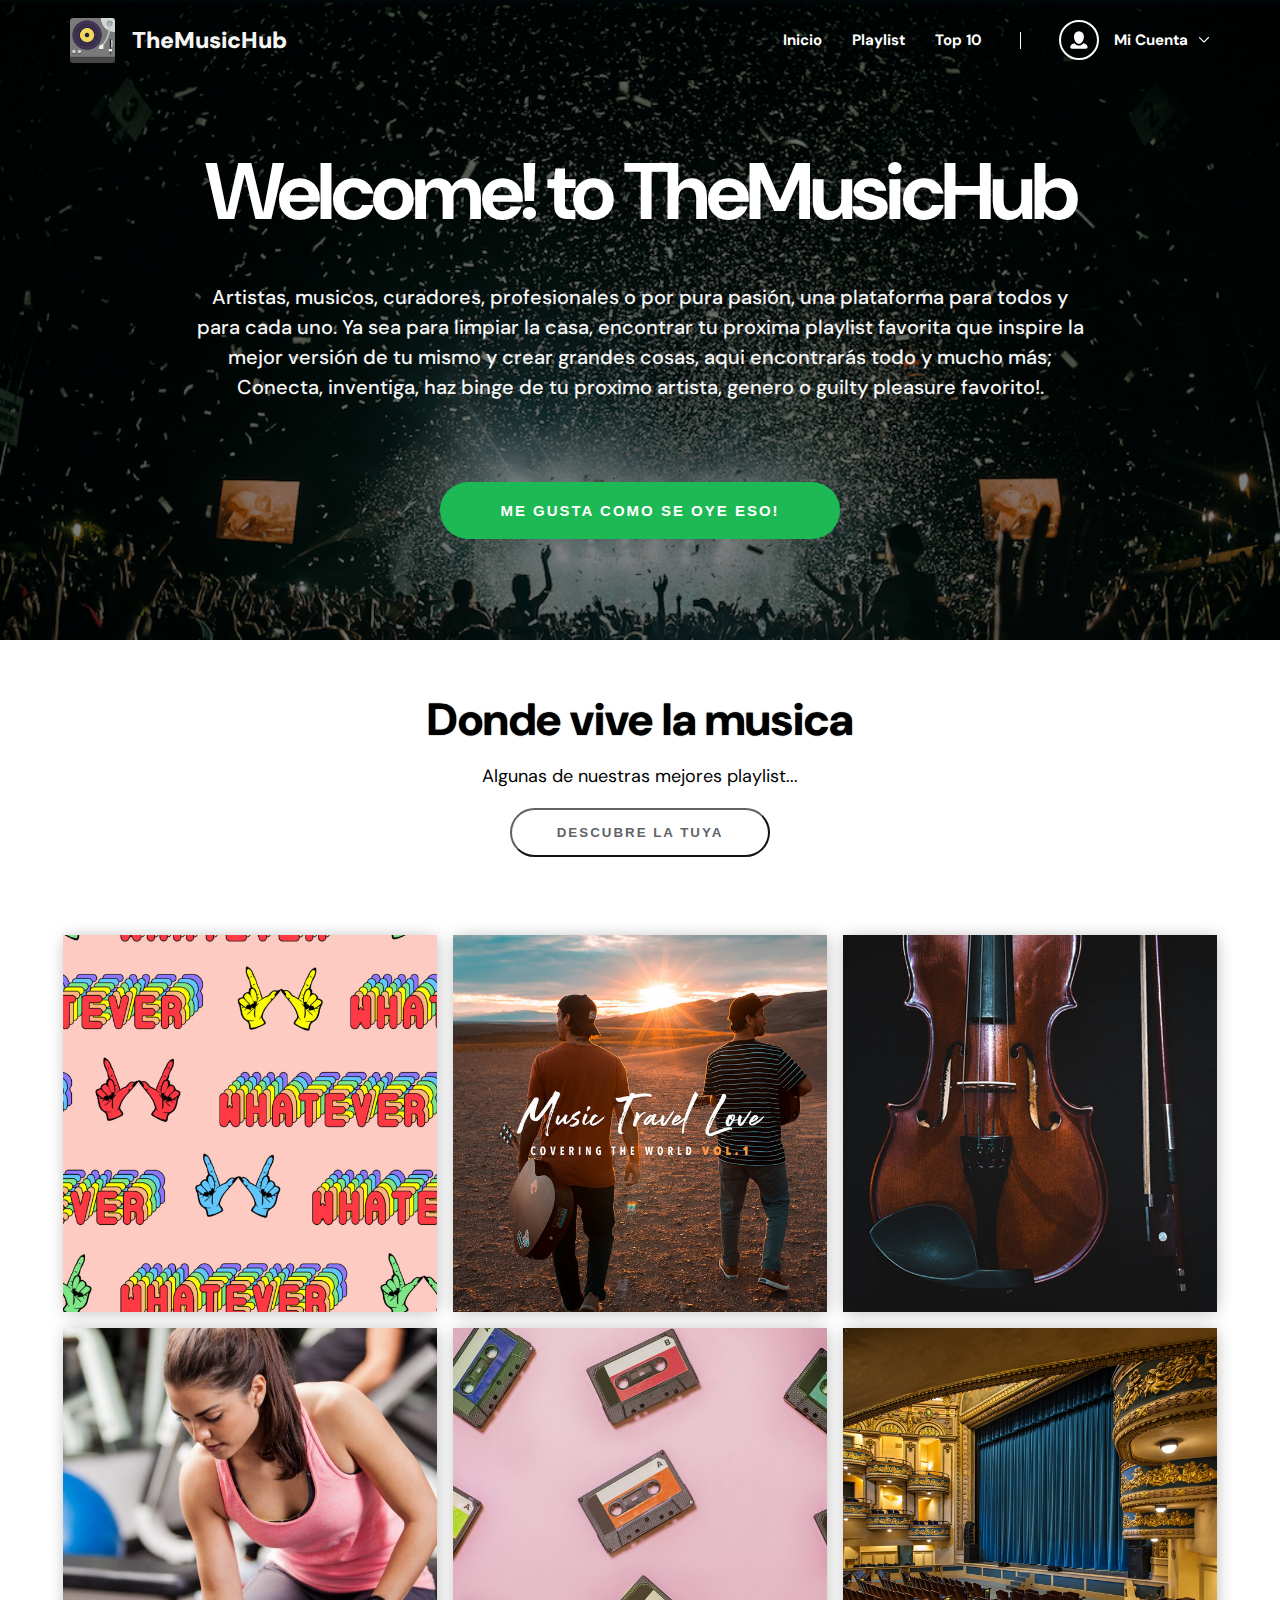
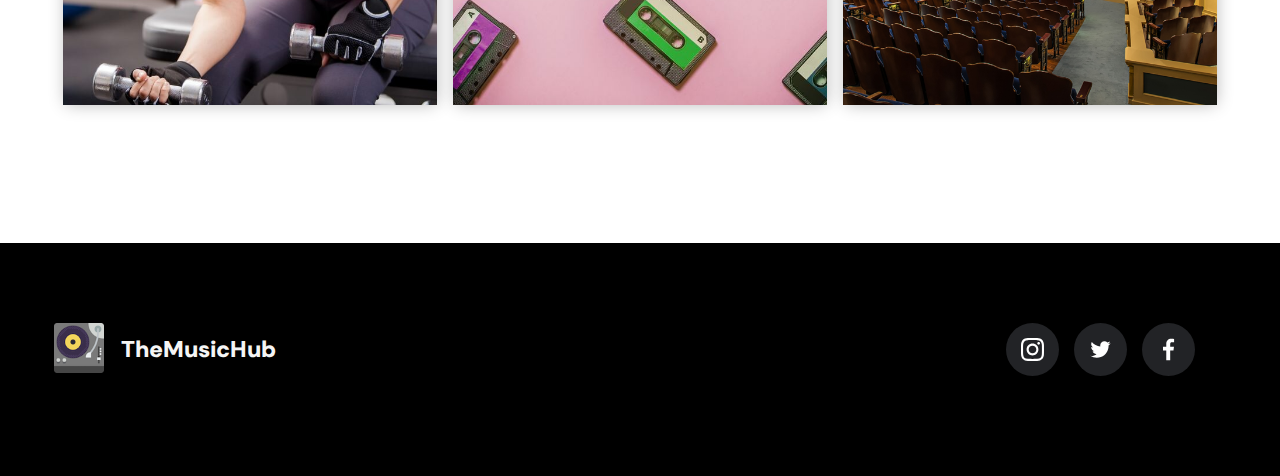
<file: index.html>
<!DOCTYPE html>
<html lang="en">
  <head>
    <meta charset="UTF-8" />
    <meta name="viewport" content="width=device-width, initial-scale=1.0" />
    <title>Welcome! to TheMusicHub</title>
    <link rel="icon" href="images/logo.png" />
    <link
      href="https://fonts.googleapis.com/css2?family=DM+Sans:wght@400;500;700&display=swap"
      rel="stylesheet"
    />
    <link rel="stylesheet" href="./styles/styles.css" />
  </head>
  <body>
    <header>
      <div class="header-container">
        <div class="header-logo">
          <img src="./images/logo.png" />
          <a href="./index.html" class="logo-text">TheMusicHub</a>
        </div>
        <nav class="nav-mobile">
          <div class="profile">
            <svg viewBox="0 0 1024 1024" class="profile-icon">
              <path
                d="M730.06 679.64q-45.377 53.444-101.84 83.443t-120 29.999q-64.032 0-120.75-30.503t-102.6-84.451q-40.335 13.109-77.645 29.747t-53.948 26.722l-17.142 10.084Q106.388 763.84 84.96 802.41t-21.428 73.107 25.461 59.242 60.754 24.705h716.95q35.293 0 60.754-24.705t25.461-59.242-21.428-72.603-51.679-57.225q-6.554-4.033-18.907-10.84t-51.427-24.453-79.409-30.755zm-221.84 25.72q-34.285 0-67.561-14.873t-60.754-40.335-51.175-60.502-40.083-75.124-25.461-84.451-9.075-87.728q0-64.032 19.915-116.22t54.452-85.964 80.67-51.931 99.072-18.151 99.072 18.151 80.67 51.931 54.452 85.964 19.915 116.22q0 65.04-20.167 130.58t-53.948 116.72-81.426 83.443-98.568 32.268z"
              ></path>
            </svg>
          </div>
          <!-- Hamburger menu -->
          <input type="checkbox" class="toggler" />
          <div class="hamburger-menu"><div></div></div>
          <div class="menu">
            <div class="background-overlay"></div>
            <div class="menu-overlay">
              <ul>
                <li><a href="./index.html">Inicio</a></li>
                <li><a href="./pages/playlist.html">Playlist</a></li>
                <li><a href="./pages/top10.html">Top 10</a></li>
                <li role="separator"></li>
                <li><a href="./pages/Login.html">Ingresar</a></li>
                <li><a href="#">Salir</a></li>
              </ul>
              <div class="menu-overlay-logo">
                <img src="./images/logo.png" />
              </div>
            </div>
          </div>
        </nav>
        <nav class="nav-desktop">
          <ul>
            <li><a href="./index.html">Inicio</a></li>
            <li><a href="./pages/playlist.html">Playlist</a></li>
            <li><a href="./pages/top10.html">Top 10</a></li>
            <li role="separator"></li>
          </ul>
          <div class="profile-container">
            <input type="checkbox" class="dropdown-menu-toggler" />
            <div class="dropdown-menu">
              <ul>
                <li><a href="./pages/Login.html">Ingresar</a></li>
                <li><a href="#">Salir</a></li>
              </ul>
            </div>
            <div class="profile">
              <svg viewBox="0 0 1024 1024" class="profile-icon">
                <path
                  d="M730.06 679.64q-45.377 53.444-101.84 83.443t-120 29.999q-64.032 0-120.75-30.503t-102.6-84.451q-40.335 13.109-77.645 29.747t-53.948 26.722l-17.142 10.084Q106.388 763.84 84.96 802.41t-21.428 73.107 25.461 59.242 60.754 24.705h716.95q35.293 0 60.754-24.705t25.461-59.242-21.428-72.603-51.679-57.225q-6.554-4.033-18.907-10.84t-51.427-24.453-79.409-30.755zm-221.84 25.72q-34.285 0-67.561-14.873t-60.754-40.335-51.175-60.502-40.083-75.124-25.461-84.451-9.075-87.728q0-64.032 19.915-116.22t54.452-85.964 80.67-51.931 99.072-18.151 99.072 18.151 80.67 51.931 54.452 85.964 19.915 116.22q0 65.04-20.167 130.58t-53.948 116.72-81.426 83.443-98.568 32.268z"
                ></path>
              </svg>
            </div>
            <ul>
              <li>Mi Cuenta</li>
              <li>
                <svg viewBox="0 0 1024 1024" class="profile-arrow">
                  <path
                    d="M476.455 806.696L95.291 425.532Q80.67 410.911 80.67 390.239t14.621-34.789 35.293-14.117 34.789 14.117L508.219 698.8l349.4-349.4q14.621-14.117 35.293-14.117t34.789 14.117 14.117 34.789-14.117 34.789L546.537 800.142q-19.159 19.159-38.318 19.159t-31.764-12.605z"
                  ></path>
                </svg>
              </li>
            </ul>
          </div>
        </nav>
      </div>
    </header>
    <!-- HERO -->
    <section class="hero">
      <div class="hero-container">
        <div class="hero-content">
          <h1 class="hero-title">Welcome! to TheMusicHub</h1>
          <p class="hero-description">
            Artistas, musicos, curadores, profesionales o por pura pasión, una
            plataforma para todos y para cada uno. Ya sea para limpiar la casa,
            encontrar tu proxima playlist favorita que inspire la mejor versión
            de tu mismo y crear grandes cosas, aqui encontrarás todo y mucho
            más; Conecta, inventiga, haz binge de tu proximo artista, genero o
            guilty pleasure favorito!.
          </p>
          <button class="hero-button">
            <a href="./pages/Login.html">ME GUSTA COMO SE OYE ESO!</a>
          </button>
        </div>
      </div>
    </section>
    <!-- ALBUMS -->
    <section class="albums">
      <div class="albums-container">
        <div class="albums-content">
          <h2>Donde vive la musica</h2>
          <p>Algunas de nuestras mejores playlist...</p>
          <button><a href="./pages/playlist.html">DESCUBRE LA TUYA</a></button>
        </div>
        <div class="albums-cards-container">
          <div class="album">
            <img src="./images/90s.jpg" />
            <div class="album-info">
              <h2>Remember That Song?</h2>
              <h4>Exitos de los 90's!</h4>
              <a href="./pages/playlist.html">DESCUBRE MAS</a>
            </div>
          </div>
          <div class="album">
            <img src="images/dream.jpeg" />
            <div class="album-info">
              <h2>Songs to Dream Awake</h2>
              <h4>Relajarse...de eso se trata!</h4>
              <a href="./pages/playlist.html">DESCUBRE MAS</a>
            </div>
          </div>
          <div class="album">
            <img src="images/clasic.jpg" />
            <div class="album-info">
              <h2>Classical Music</h2>
              <h4>Joyas de la A a la Z.</h4>
              <a href="./pages/playlist.html">DESCUBRE MAS</a>
            </div>
          </div>
          <div class="album">
            <img src="images/gym.jpg" />
            <div class="album-info">
              <h2>Gym Time Baby!</h2>
              <h4>Un Pump para tus oidos!.</h4>
              <a href="./pages/playlist.html">DESCUBRE MAS</a>
            </div>
          </div>
          <div class="album">
            <img src="images/oldies.jpg" />
            <div class="album-info">
              <h2>Oldies To Sing Out Loud</h2>
              <h4>Exitos que no podes dejar de escuchar!</h4>
              <a href="./pages/playlist.html">DESCUBRE MAS</a>
            </div>
          </div>
          <div class="album">
            <img src="images/musical.jpg" />
            <div class="album-info">
              <h2>Musical Mood</h2>
              <h4>Del Escenario a tus Oidos!</h4>
              <a href="./pages/playlist.html">DESCUBRE MAS</a>
            </div>
          </div>
        </div>
      </div>
    </section>
    <!-- FOOTER -->
    <footer>
      <nav class="footer-nav">
        <div class="logo-footer">
          <div class="logoFooter">
            <div>
              <img src="images/logo.png" />
            </div>
            <div>
              <p class="logo-text">TheMusicHub</p>
            </div>
          </div>
        </div>
        <div class="social-icons">
          <ul>
            <li>
              <a href="#"><img src="images/instagram-icon.svg" /></a>
            </li>
            <li>
              <a href="#"><img src="images/twitter-icon.svg" /></a>
            </li>
            <li>
              <a href="#"><img src="images/facebook-icon.svg" /></a>
            </li>
          </ul>
        </div>
      </nav>
    </footer>
    <script
      src="https://code.jquery.com/jquery-3.6.0.min.js"
      integrity="sha256-/xUj+3OJU5yExlq6GSYGSHk7tPXikynS7ogEvDej/m4="
      crossorigin="anonymous"
    ></script>
    <script src="./js/script.js"></script>
  </body>
</html>
</file>
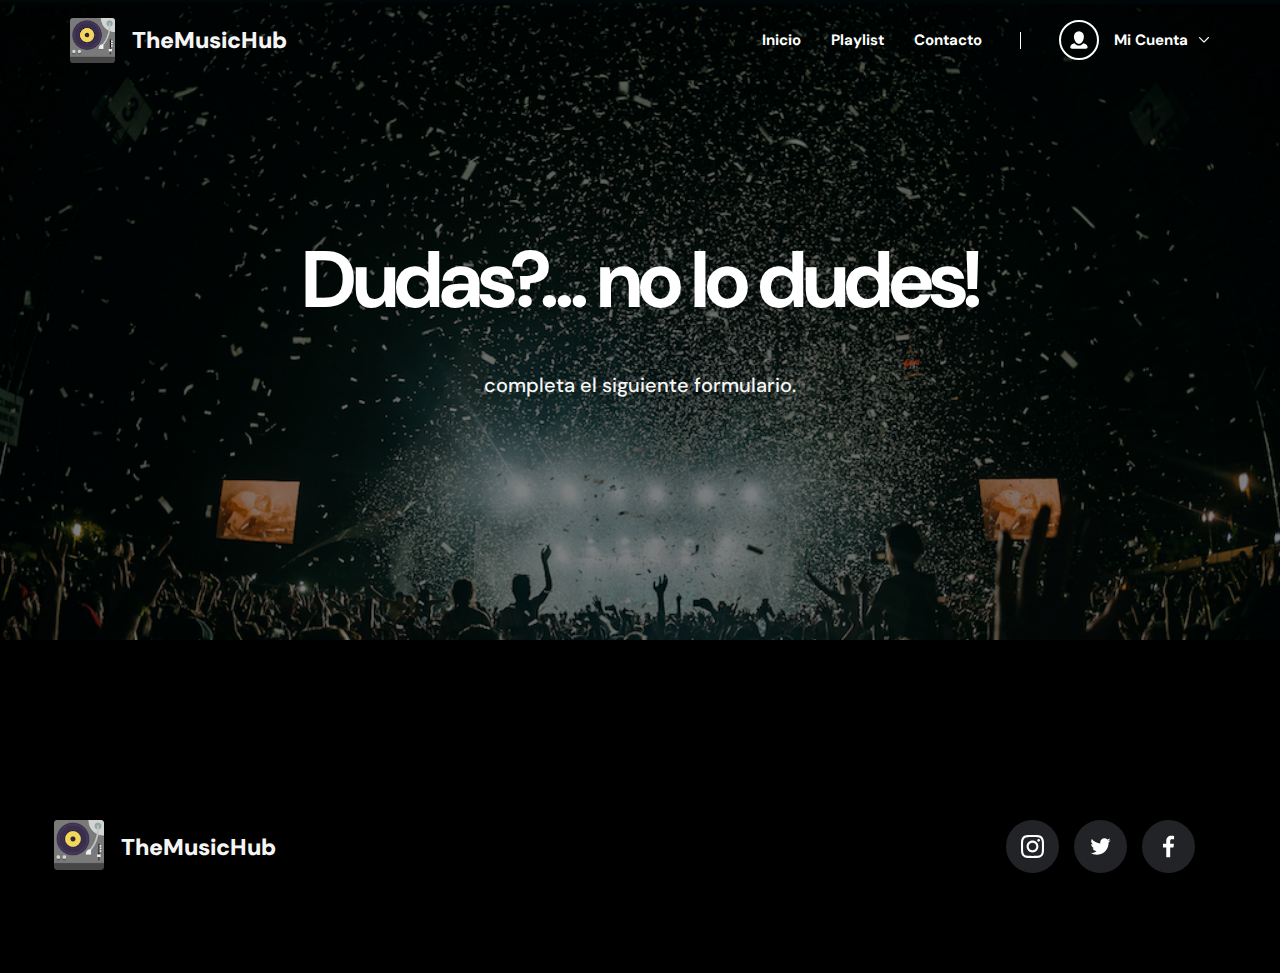
<file: pages/contacto.html>
<!DOCTYPE html>
<html lang="en">
  <head>
    <meta charset="UTF-8" />
    <meta name="viewport" content="width=device-width, initial-scale=1.0" />
    <title>Welcome! to TheMusicHub</title>
    <link rel="icon" href="../images/logo.png" />
    <link
      href="https://fonts.googleapis.com/css2?family=DM+Sans:wght@400;500;700&display=swap"
      rel="stylesheet"
    />
    <link rel="stylesheet" href="../styles/styles.css" />
  </head>
  <body>
    <!-- HEADER -->
    <header>
      <div class="header-container">
        <div class="header-logo">
          <img src="../images/logo.png" />
          <a href="../index.html" class="logo-text">TheMusicHub</a>
        </div>
        <nav class="nav-mobile">
          <div class="profile">
            <svg viewBox="0 0 1024 1024" class="profile-icon">
              <path
                d="M730.06 679.64q-45.377 53.444-101.84 83.443t-120 29.999q-64.032 0-120.75-30.503t-102.6-84.451q-40.335 13.109-77.645 29.747t-53.948 26.722l-17.142 10.084Q106.388 763.84 84.96 802.41t-21.428 73.107 25.461 59.242 60.754 24.705h716.95q35.293 0 60.754-24.705t25.461-59.242-21.428-72.603-51.679-57.225q-6.554-4.033-18.907-10.84t-51.427-24.453-79.409-30.755zm-221.84 25.72q-34.285 0-67.561-14.873t-60.754-40.335-51.175-60.502-40.083-75.124-25.461-84.451-9.075-87.728q0-64.032 19.915-116.22t54.452-85.964 80.67-51.931 99.072-18.151 99.072 18.151 80.67 51.931 54.452 85.964 19.915 116.22q0 65.04-20.167 130.58t-53.948 116.72-81.426 83.443-98.568 32.268z"
              ></path>
            </svg>
          </div>
          <!-- Hamburger menu -->
          <input type="checkbox" class="toggler" />
          <div class="hamburger-menu"><div></div></div>
          <div class="menu">
            <div class="background-overlay"></div>
            <div class="menu-overlay">
              <ul>
                <li><a href="../index.html">Inicio</a></li>
                <li><a href="./playlist.html">Playlist</a></li>
                <li><a href="./contacto.html">Contacto</a></li>
                <li role="separator"></li>
                <li><a href="#">Ingresar</a></li>
                <li><a href="#">Salir</a></li>
              </ul>
              <div class="menu-overlay-logo">
                <img src="../images/logo.png" />
              </div>
            </div>
          </div>
        </nav>
        <!-- Menu en Desktop -->
        <nav class="nav-desktop">
          <!-- Menu Bar-->
          <ul>
            <li><a href="../index.html">Inicio</a></li>
            <li><a href="./playlist.html">Playlist</a></li>
            <li><a href="./contacto.html">Contacto</a></li>
            <li role="separator"></li>
          </ul>
          <!-- Perfil -->
          <div class="profile-container">
            <input type="checkbox" class="dropdown-menu-toggler" />
            <div class="dropdown-menu">
              <ul>
                <li><a href="#">Ingresar</a></li>
                <li><a href="#">Salir</a></li>
              </ul>
            </div>
            <div class="profile">
              <svg viewBox="0 0 1024 1024" class="profile-icon">
                <path
                  d="M730.06 679.64q-45.377 53.444-101.84 83.443t-120 29.999q-64.032 0-120.75-30.503t-102.6-84.451q-40.335 13.109-77.645 29.747t-53.948 26.722l-17.142 10.084Q106.388 763.84 84.96 802.41t-21.428 73.107 25.461 59.242 60.754 24.705h716.95q35.293 0 60.754-24.705t25.461-59.242-21.428-72.603-51.679-57.225q-6.554-4.033-18.907-10.84t-51.427-24.453-79.409-30.755zm-221.84 25.72q-34.285 0-67.561-14.873t-60.754-40.335-51.175-60.502-40.083-75.124-25.461-84.451-9.075-87.728q0-64.032 19.915-116.22t54.452-85.964 80.67-51.931 99.072-18.151 99.072 18.151 80.67 51.931 54.452 85.964 19.915 116.22q0 65.04-20.167 130.58t-53.948 116.72-81.426 83.443-98.568 32.268z"
                ></path>
              </svg>
            </div>
            <ul>
              <li>Mi Cuenta</li>
              <li>
                <svg viewBox="0 0 1024 1024" class="profile-arrow">
                  <path
                    d="M476.455 806.696L95.291 425.532Q80.67 410.911 80.67 390.239t14.621-34.789 35.293-14.117 34.789 14.117L508.219 698.8l349.4-349.4q14.621-14.117 35.293-14.117t34.789 14.117 14.117 34.789-14.117 34.789L546.537 800.142q-19.159 19.159-38.318 19.159t-31.764-12.605z"
                  ></path>
                </svg>
              </li>
            </ul>
          </div>
        </nav>
      </div>
    </header>
    <!-- HERO -->
    <section class="hero">
      <div class="hero-container">
        <div class="hero-content">
          <h1 class="hero-title">Dudas?... no lo dudes!</h1>
          <p class="hero-description">completa el siguiente formulario.</p>
        </div>
      </div>
    </section>
    <!-- FORMULARIO -->
    <section class="formulario"></section>
    <!-- FOOTER -->
    <footer>
      <nav class="footer-nav">
        <div class="logo-footer">
          <div class="logoFooter">
            <div>
              <img src="../images/logo.png" />
            </div>
            <div>
              <p class="logo-text">TheMusicHub</p>
            </div>
          </div>
        </div>
        <div class="social-icons">
          <ul>
            <li>
              <a href="#"><img src="../images/instagram-icon.svg" /></a>
            </li>
            <li>
              <a href="#"><img src="../images/twitter-icon.svg" /></a>
            </li>
            <li>
              <a href="#"><img src="../images/facebook-icon.svg" /></a>
            </li>
          </ul>
        </div>
      </nav>
    </footer>
    <script
      src="https://code.jquery.com/jquery-3.6.0.min.js"
      integrity="sha256-/xUj+3OJU5yExlq6GSYGSHk7tPXikynS7ogEvDej/m4="
      crossorigin="anonymous"
    ></script>
    <script src="../js/script.js"></script>
  </body>
</html>
</file>
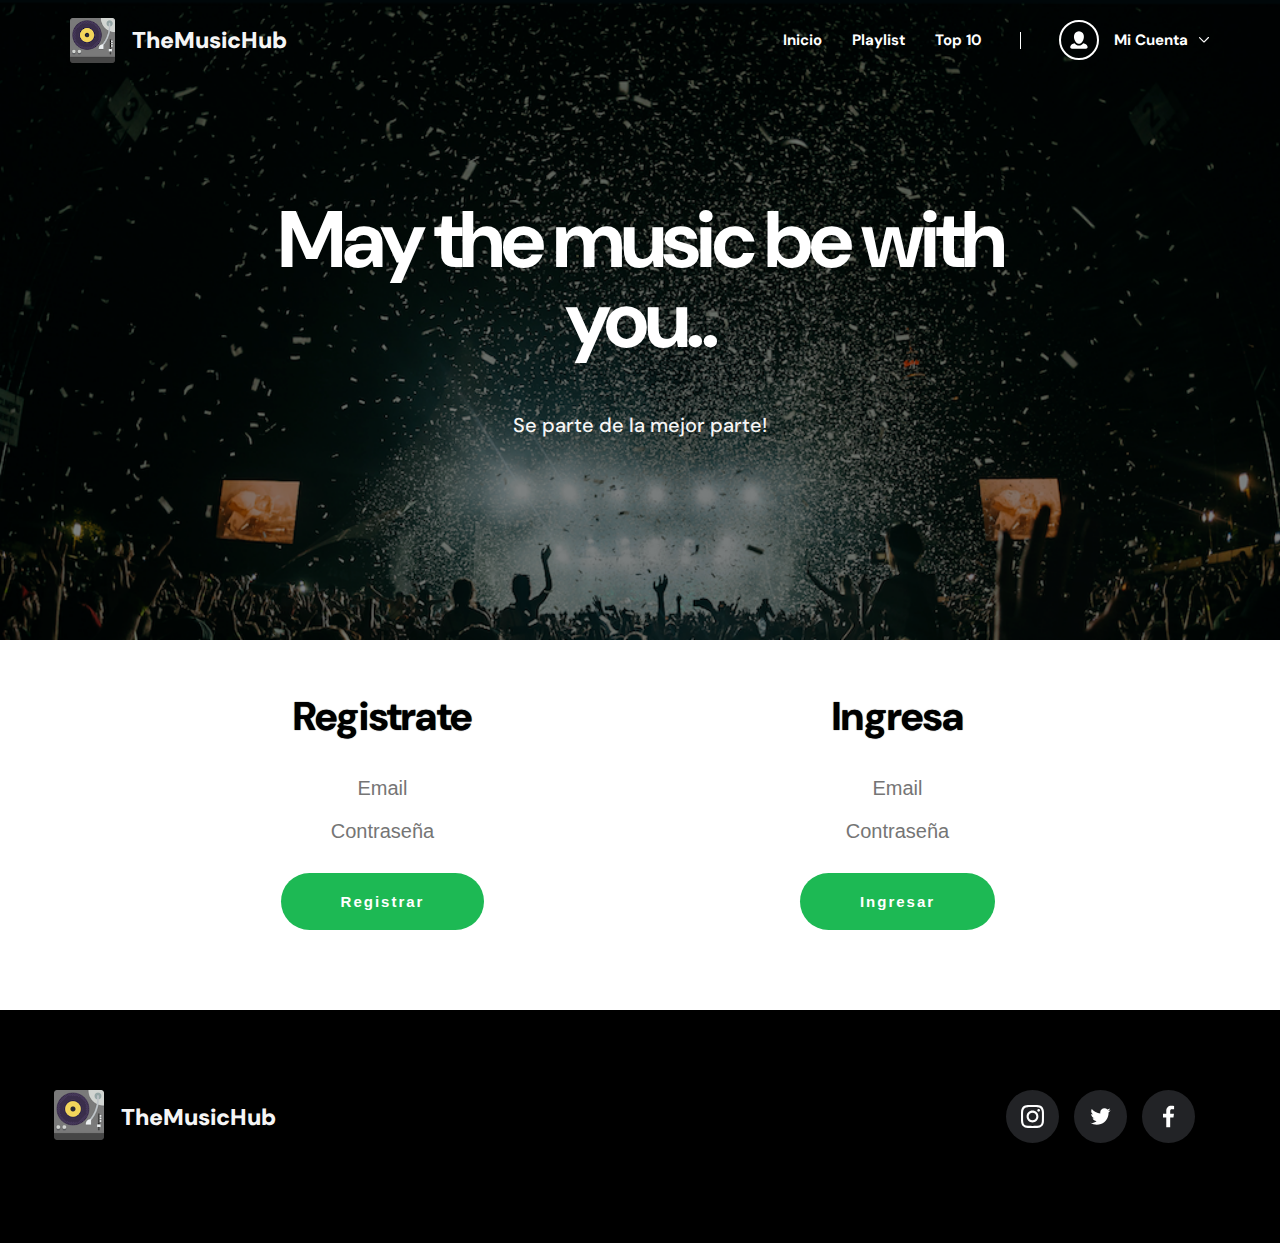
<file: pages/Login.html>
<!DOCTYPE html>
<html lang="en">
  <head>
    <meta charset="UTF-8" />
    <meta name="viewport" content="width=device-width, initial-scale=1.0" />
    <title>Welcome! to TheMusicHub</title>
    <link rel="icon" href="../images/logo.png" />
    <link
      href="https://fonts.googleapis.com/css2?family=DM+Sans:wght@400;500;700&display=swap"
      rel="stylesheet"
    />
    <link rel="stylesheet" href="../styles/styles.css" />
  </head>
  <body>
    <!-- HEADER -->
    <header>
      <div class="header-container">
        <div class="header-logo">
          <img src="../images/logo.png" />
          <a href="../index.html" class="logo-text">TheMusicHub</a>
        </div>
        <nav class="nav-mobile">
          <div class="profile">
            <svg viewBox="0 0 1024 1024" class="profile-icon">
              <path
                d="M730.06 679.64q-45.377 53.444-101.84 83.443t-120 29.999q-64.032 0-120.75-30.503t-102.6-84.451q-40.335 13.109-77.645 29.747t-53.948 26.722l-17.142 10.084Q106.388 763.84 84.96 802.41t-21.428 73.107 25.461 59.242 60.754 24.705h716.95q35.293 0 60.754-24.705t25.461-59.242-21.428-72.603-51.679-57.225q-6.554-4.033-18.907-10.84t-51.427-24.453-79.409-30.755zm-221.84 25.72q-34.285 0-67.561-14.873t-60.754-40.335-51.175-60.502-40.083-75.124-25.461-84.451-9.075-87.728q0-64.032 19.915-116.22t54.452-85.964 80.67-51.931 99.072-18.151 99.072 18.151 80.67 51.931 54.452 85.964 19.915 116.22q0 65.04-20.167 130.58t-53.948 116.72-81.426 83.443-98.568 32.268z"
              ></path>
            </svg>
          </div>
          <!-- Hamburger menu -->
          <input type="checkbox" class="toggler" />
          <div class="hamburger-menu"><div></div></div>
          <div class="menu">
            <div class="background-overlay"></div>
            <div class="menu-overlay">
              <ul>
                <li><a href="../index.html">Inicio</a></li>
                <li><a href="./playlist.html">Playlist</a></li>
                <li><a href="./top10.html">Top 10</a></li>
                <li role="separator"></li>
                <li><a href="./Login.html">Ingresar</a></li>
                <li><a href="#">Salir</a></li>
              </ul>
              <div class="menu-overlay-logo">
                <img src="../images/logo.png" />
              </div>
            </div>
          </div>
        </nav>
        <!-- Menu en Desktop -->
        <nav class="nav-desktop">
          <!-- Menu Bar-->
          <ul>
            <li><a href="../index.html">Inicio</a></li>
            <li><a href="./playlist.html">Playlist</a></li>
            <li><a href="./top10.html">Top 10</a></li>
            <li role="separator"></li>
          </ul>
          <!-- Perfil -->
          <div class="profile-container">
            <input type="checkbox" class="dropdown-menu-toggler" />
            <div class="dropdown-menu">
              <p class="displayUser"></p>
              <ul>
                <li><a href="./Login.html">Ingresar</a></li>
                <li><a onclick="clearss()" href="../index.html">Salir</a></li>
              </ul>
            </div>
            <div class="profile">
              <svg viewBox="0 0 1024 1024" class="profile-icon">
                <path
                  d="M730.06 679.64q-45.377 53.444-101.84 83.443t-120 29.999q-64.032 0-120.75-30.503t-102.6-84.451q-40.335 13.109-77.645 29.747t-53.948 26.722l-17.142 10.084Q106.388 763.84 84.96 802.41t-21.428 73.107 25.461 59.242 60.754 24.705h716.95q35.293 0 60.754-24.705t25.461-59.242-21.428-72.603-51.679-57.225q-6.554-4.033-18.907-10.84t-51.427-24.453-79.409-30.755zm-221.84 25.72q-34.285 0-67.561-14.873t-60.754-40.335-51.175-60.502-40.083-75.124-25.461-84.451-9.075-87.728q0-64.032 19.915-116.22t54.452-85.964 80.67-51.931 99.072-18.151 99.072 18.151 80.67 51.931 54.452 85.964 19.915 116.22q0 65.04-20.167 130.58t-53.948 116.72-81.426 83.443-98.568 32.268z"
                ></path>
              </svg>
            </div>
            <ul>
              <li>Mi Cuenta</li>
              <li>
                <svg viewBox="0 0 1024 1024" class="profile-arrow">
                  <path
                    d="M476.455 806.696L95.291 425.532Q80.67 410.911 80.67 390.239t14.621-34.789 35.293-14.117 34.789 14.117L508.219 698.8l349.4-349.4q14.621-14.117 35.293-14.117t34.789 14.117 14.117 34.789-14.117 34.789L546.537 800.142q-19.159 19.159-38.318 19.159t-31.764-12.605z"
                  ></path>
                </svg>
              </li>
            </ul>
          </div>
        </nav>
      </div>
    </header>
    <!-- HERO -->
    <section class="hero">
      <div class="hero-container">
        <div class="hero-content">
          <h1 class="hero-title">May the music be with you..</h1>
          <p class="hero-description">Se parte de la mejor parte!</p>
        </div>
      </div>
    </section>
    <!-- REGISTRO & LOGIN -->
    <section class="log-box">
      <div class="login">
        <div name="form-login" class="register-box" id="registrar">
          <div class="title-form"><h1>Registrate</h1></div>
          <div>
            <input type="email" id="nombre" placeholder="Email" required />
          </div>
          <div>
            <input type="password" id="pw" placeholder="Contraseña" required />
          </div>
          <input
            id="rgstr_btn"
            class="btn-log"
            type="submit"
            value="Registrar"
            onclick="store()"
          />
        </div>
      </div>
      <div class="login">
        <div name="form-login" class="register-box">
          <div class="title-form">
            <h1>Ingresa</h1>
          </div>
          <div>
            <input type="email" id="usuario" placeholder="Email" required />
          </div>
          <div>
            <input
              type="password"
              id="usuarioPw"
              placeholder="Contraseña"
              required
            />
          </div>
          <div>
            <input
              id="login_btn"
              class="btn-log"
              type="submit"
              value="Ingresar"
              onclick="check()"
            />
          </div>
        </div>
      </div>
    </section>
    <div class="popup"></div>
    <!-- FOOTER -->
    <footer>
      <nav class="footer-nav">
        <div class="logo-footer">
          <div class="logoFooter">
            <div>
              <img src="../images/logo.png" />
            </div>
            <div>
              <p class="logo-text">TheMusicHub</p>
            </div>
          </div>
        </div>
        <div class="social-icons">
          <ul>
            <li>
              <a href="#"><img src="../images/instagram-icon.svg" /></a>
            </li>
            <li>
              <a href="#"><img src="../images/twitter-icon.svg" /></a>
            </li>
            <li>
              <a href="#"><img src="../images/facebook-icon.svg" /></a>
            </li>
          </ul>
        </div>
      </nav>
    </footer>
    <script
      src="https://code.jquery.com/jquery-3.6.0.min.js"
      integrity="sha256-/xUj+3OJU5yExlq6GSYGSHk7tPXikynS7ogEvDej/m4="
      crossorigin="anonymous"
    ></script>
    <script src="../js/script.js"></script>
  </body>
</html>
</file>
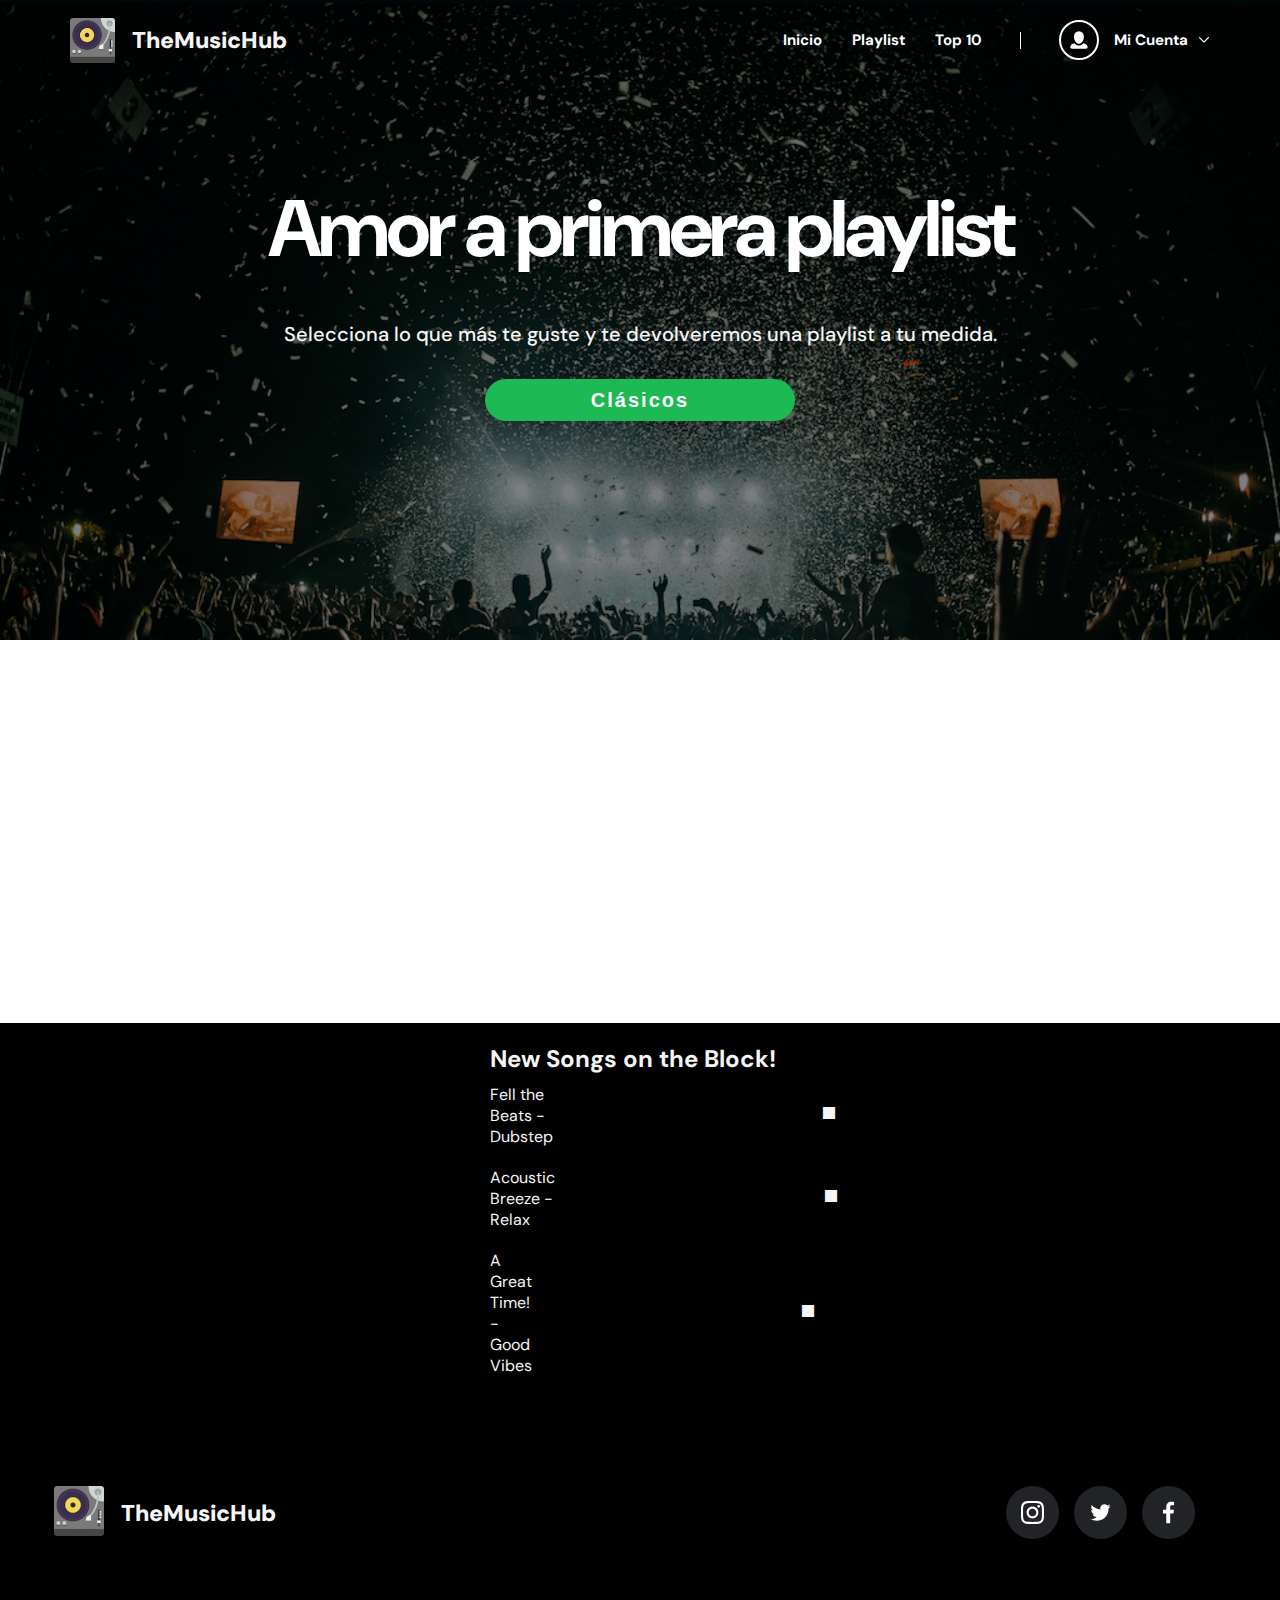
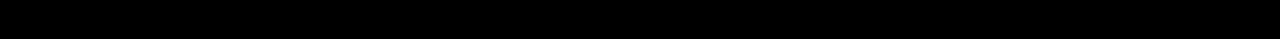
<file: pages/playlist.html>
<!DOCTYPE html>
<html lang="en">
  <head>
    <meta charset="UTF-8" />
    <meta name="viewport" content="width=device-width, initial-scale=1.0" />
    <title>Welcome! to TheMusicHub</title>
    <link rel="icon" href="../images/logo.png" />
    <link
      href="https://fonts.googleapis.com/css2?family=DM+Sans:wght@400;500;700&display=swap"
      rel="stylesheet"
    />
    <link
    href="https://fonts.googleapis.com/icon?family=Material+Icons"
    rel="stylesheet"
    />
    <link rel="stylesheet" href="../styles/styles.css" />
  </head>
  <body>
    <!-- HEADER -->
    <header>
      <div class="header-container">
        <div class="header-logo">
          <img src="../images/logo.png" />
          <a href="../index.html" class="logo-text">TheMusicHub</a>
        </div>
        <nav class="nav-mobile">
          <div class="profile">
            <svg viewBox="0 0 1024 1024" class="profile-icon">
              <path
                d="M730.06 679.64q-45.377 53.444-101.84 83.443t-120 29.999q-64.032 0-120.75-30.503t-102.6-84.451q-40.335 13.109-77.645 29.747t-53.948 26.722l-17.142 10.084Q106.388 763.84 84.96 802.41t-21.428 73.107 25.461 59.242 60.754 24.705h716.95q35.293 0 60.754-24.705t25.461-59.242-21.428-72.603-51.679-57.225q-6.554-4.033-18.907-10.84t-51.427-24.453-79.409-30.755zm-221.84 25.72q-34.285 0-67.561-14.873t-60.754-40.335-51.175-60.502-40.083-75.124-25.461-84.451-9.075-87.728q0-64.032 19.915-116.22t54.452-85.964 80.67-51.931 99.072-18.151 99.072 18.151 80.67 51.931 54.452 85.964 19.915 116.22q0 65.04-20.167 130.58t-53.948 116.72-81.426 83.443-98.568 32.268z"
              ></path>
            </svg>
          </div>
          <!-- Hamburger menu -->
          <input type="checkbox" class="toggler" />
          <div class="hamburger-menu"><div></div></div>
          <div class="menu">
            <div class="background-overlay"></div>
            <div class="menu-overlay">
              <ul>
                <li><a href="../index.html">Inicio</a></li>
                <li><a href="./playlist.html">Playlist</a></li>
                <li><a href="./top10.html">Top 10</a></li>
                <li role="separator"></li>
                <li><a href="./Login.html">Ingresar</a></li>
                <li><a href="#">Salir</a></li>
              </ul>
              <div class="menu-overlay-logo">
                <img src="../images/logo.png" />
              </div>
            </div>
          </div>
        </nav>
        <!-- Menu en Desktop -->
        <nav class="nav-desktop">
          <!-- Menu Bar-->
          <ul>
            <li><a href="../index.html">Inicio</a></li>
            <li><a href="./playlist.html">Playlist</a></li>
            <li><a href="./top10.html">Top 10</a></li>
            <li role="separator"></li>
          </ul>
          <!-- Perfil -->
          <div class="profile-container">
            <input type="checkbox" class="dropdown-menu-toggler" />
            <div class="dropdown-menu">
              <ul>
                <li><a href="./Login.html">Ingresar</a></li>
                <li><a href="#">Salir</a></li>
              </ul>
            </div>
            <div class="profile">
              <svg viewBox="0 0 1024 1024" class="profile-icon">
                <path
                  d="M730.06 679.64q-45.377 53.444-101.84 83.443t-120 29.999q-64.032 0-120.75-30.503t-102.6-84.451q-40.335 13.109-77.645 29.747t-53.948 26.722l-17.142 10.084Q106.388 763.84 84.96 802.41t-21.428 73.107 25.461 59.242 60.754 24.705h716.95q35.293 0 60.754-24.705t25.461-59.242-21.428-72.603-51.679-57.225q-6.554-4.033-18.907-10.84t-51.427-24.453-79.409-30.755zm-221.84 25.72q-34.285 0-67.561-14.873t-60.754-40.335-51.175-60.502-40.083-75.124-25.461-84.451-9.075-87.728q0-64.032 19.915-116.22t54.452-85.964 80.67-51.931 99.072-18.151 99.072 18.151 80.67 51.931 54.452 85.964 19.915 116.22q0 65.04-20.167 130.58t-53.948 116.72-81.426 83.443-98.568 32.268z"
                ></path>
              </svg>
            </div>
            <ul>
              <li>Mi Cuenta</li>
              <li>
                <svg viewBox="0 0 1024 1024" class="profile-arrow">
                  <path
                    d="M476.455 806.696L95.291 425.532Q80.67 410.911 80.67 390.239t14.621-34.789 35.293-14.117 34.789 14.117L508.219 698.8l349.4-349.4q14.621-14.117 35.293-14.117t34.789 14.117 14.117 34.789-14.117 34.789L546.537 800.142q-19.159 19.159-38.318 19.159t-31.764-12.605z"
                  ></path>
                </svg>
              </li>
            </ul>
          </div>
        </nav>
      </div>
    </header>
    <!-- HERO -->
    <section class="hero">
      <div class="hero-container">
        <div class="hero-content">
          <h1 class="hero-title">Amor a primera playlist</h1>
          <p class="hero-description">
            Selecciona lo que más te guste y te devolveremos una playlist a tu
            medida.
          </p>
          <select class="gender-btn" id="genderFav" onChange="update()">
            <option>Clásicos</option>
            <option>Música Clásica</option>
            <option>EDM</option>
            <option>90's Pop</option>
            <option>Relax</option>
            <option>Musicales & Peliculas</option>
            <option>En Español</option>
          </select>
        </div>
      </div>
    </section>
    <!-- Playlist -->
    <section class="playlist-picked">
      <iframe
        id="playlistsrc"
        src=""
        width="100%"
        height="380"
        frameborder="0"
        allowfullscreen=""
        allow="autoplay; clipboard-write; encrypted-media; fullscreen; picture-in-picture"
      ></iframe>
    </section>
    <!-- REPRODUCTOR -->
    <section class="player-block">
      <div class="cont-reproductor">
          <div class="reproductor">
            <h2>New Songs on the Block!</h2>
            <div class="listado-canciones">
              <div class="cancion">
                <div class="titulo">Fell the Beats - Dubstep</div>
                <div class="play" id="dubstep">
                  <span class="material-icons"> play_circle </span>
                </div>
                <div class="stop">
                  <span class="material-icons"> stop_circle </span>
                </div>
              </div>
              <div class="cancion">
                <div class="titulo">Acoustic Breeze - Relax</div>
                <div class="play" id="acousticbreeze">
                  <span class="material-icons"> play_circle </span>
                </div>
                <div class="stop">
                  <span class="material-icons"> stop_circle </span>
                </div>
              </div>
              <div class="cancion">
                <div class="titulo">A Great Time! - Good Vibes</div>
                <div class="play" id="punky">
                  <span class="material-icons"> play_circle </span>
                </div>
                <div class="stop">
                  <span class="material-icons"> stop_circle </span>
                </div>
              </div>
            </div>
      </div>    
    </section>
    <!-- FOOTER -->
    <footer>
      <nav class="footer-nav">
        <div class="logo-footer">
          <div class="logoFooter">
            <div>
              <img src="../images/logo.png" />
            </div>
            <div>
              <p class="logo-text">TheMusicHub</p>
            </div>
          </div>
        </div>
        <div class="social-icons">
          <ul>
            <li>
              <a href="#"><img src="../images/instagram-icon.svg" /></a>
            </li>
            <li>
              <a href="#"><img src="../images/twitter-icon.svg" /></a>
            </li>
            <li>
              <a href="#"><img src="../images/facebook-icon.svg" /></a>
            </li>
          </ul>
        </div>
      </nav>
    </footer>
    <script
      src="https://code.jquery.com/jquery-3.6.0.min.js"
      integrity="sha256-/xUj+3OJU5yExlq6GSYGSHk7tPXikynS7ogEvDej/m4="
      crossorigin="anonymous"
    ></script>
    <script src="../js/script.js"></script>
  </body>
</html>
</file>
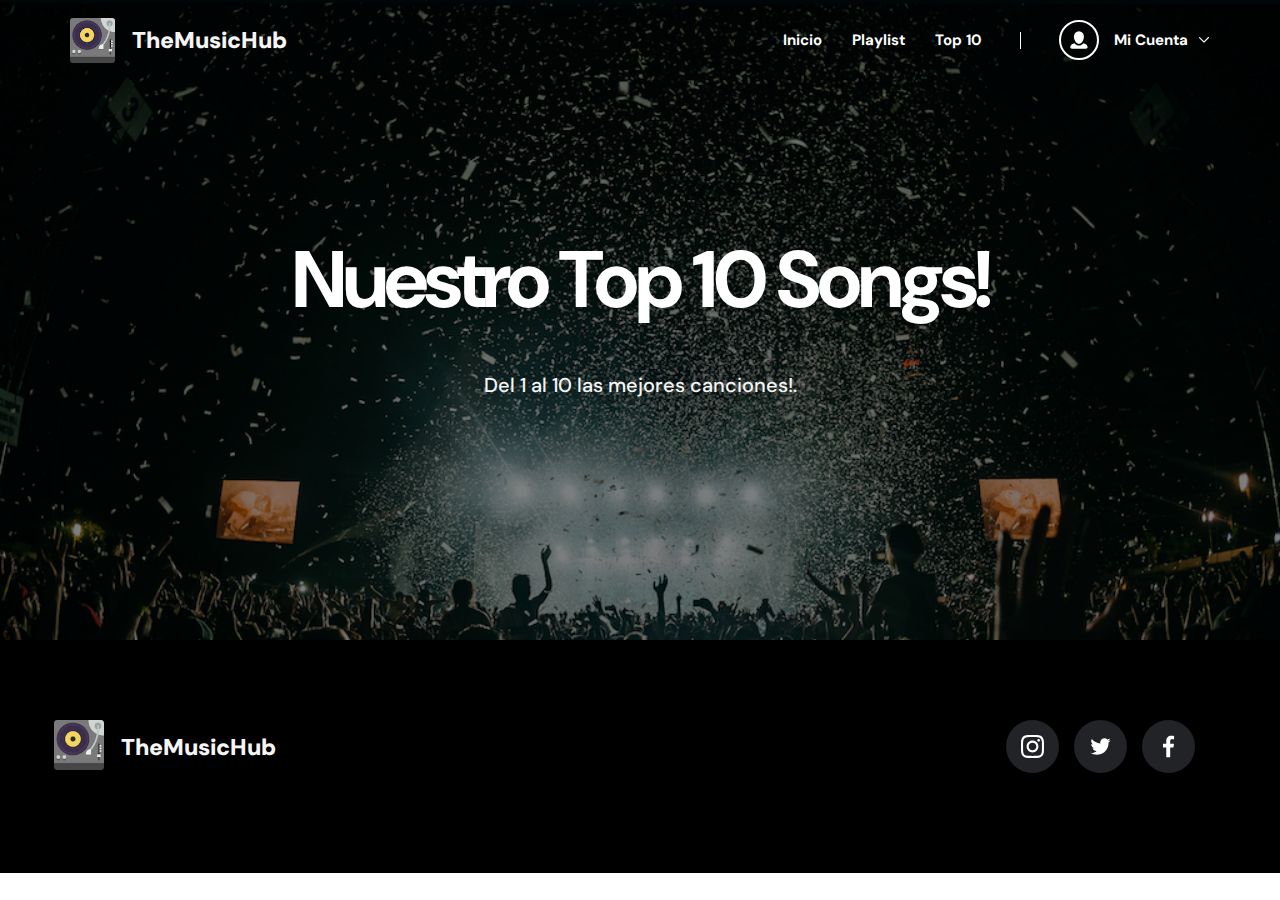
<file: pages/top10.html>
<!DOCTYPE html>
<html lang="en">
  <head>
    <meta charset="UTF-8" />
    <meta name="viewport" content="width=device-width, initial-scale=1.0" />
    <title>Welcome! to TheMusicHub</title>
    <link rel="icon" href="../images/logo.png" />
    <link
      href="https://fonts.googleapis.com/css2?family=DM+Sans:wght@400;500;700&display=swap"
      rel="stylesheet"
    />
    <link rel="stylesheet" href="../styles/styles.css" />
  </head>
  <body>
    <!-- HEADER -->
    <header>
      <div class="header-container">
        <div class="header-logo">
          <img src="../images/logo.png" />
          <a href="../index.html" class="logo-text">TheMusicHub</a>
        </div>
        <nav class="nav-mobile">
          <div class="profile">
            <svg viewBox="0 0 1024 1024" class="profile-icon">
              <path
                d="M730.06 679.64q-45.377 53.444-101.84 83.443t-120 29.999q-64.032 0-120.75-30.503t-102.6-84.451q-40.335 13.109-77.645 29.747t-53.948 26.722l-17.142 10.084Q106.388 763.84 84.96 802.41t-21.428 73.107 25.461 59.242 60.754 24.705h716.95q35.293 0 60.754-24.705t25.461-59.242-21.428-72.603-51.679-57.225q-6.554-4.033-18.907-10.84t-51.427-24.453-79.409-30.755zm-221.84 25.72q-34.285 0-67.561-14.873t-60.754-40.335-51.175-60.502-40.083-75.124-25.461-84.451-9.075-87.728q0-64.032 19.915-116.22t54.452-85.964 80.67-51.931 99.072-18.151 99.072 18.151 80.67 51.931 54.452 85.964 19.915 116.22q0 65.04-20.167 130.58t-53.948 116.72-81.426 83.443-98.568 32.268z"
              ></path>
            </svg>
          </div>
          <!-- Hamburger menu -->
          <input type="checkbox" class="toggler" />
          <div class="hamburger-menu"><div></div></div>
          <div class="menu">
            <div class="background-overlay"></div>
            <div class="menu-overlay">
              <ul>
                <li><a href="../index.html">Inicio</a></li>
                <li><a href="./playlist.html">Playlist</a></li>
                <li><a href="./top10.html">Top 10</a></li>
                <li role="separator"></li>
                <li><a href="./Login.html">Ingresar</a></li>
                <li><a href="#">Salir</a></li>
              </ul>
              <div class="menu-overlay-logo">
                <img src="../images/logo.png" />
              </div>
            </div>
          </div>
        </nav>
        <!-- Menu en Desktop -->
        <nav class="nav-desktop">
          <!-- Menu Bar-->
          <ul>
            <li><a href="../index.html">Inicio</a></li>
            <li><a href="./playlist.html">Playlist</a></li>
            <li><a href="./top10.html">Top 10</a></li>
            <li role="separator"></li>
          </ul>
          <!-- Perfil -->
          <div class="profile-container">
            <input type="checkbox" class="dropdown-menu-toggler" />
            <div class="dropdown-menu">
              <ul>
                <li><a href="./Login.html">Ingresar</a></li>
                <li><a href="#">Salir</a></li>
              </ul>
            </div>
            <div class="profile">
              <svg viewBox="0 0 1024 1024" class="profile-icon">
                <path
                  d="M730.06 679.64q-45.377 53.444-101.84 83.443t-120 29.999q-64.032 0-120.75-30.503t-102.6-84.451q-40.335 13.109-77.645 29.747t-53.948 26.722l-17.142 10.084Q106.388 763.84 84.96 802.41t-21.428 73.107 25.461 59.242 60.754 24.705h716.95q35.293 0 60.754-24.705t25.461-59.242-21.428-72.603-51.679-57.225q-6.554-4.033-18.907-10.84t-51.427-24.453-79.409-30.755zm-221.84 25.72q-34.285 0-67.561-14.873t-60.754-40.335-51.175-60.502-40.083-75.124-25.461-84.451-9.075-87.728q0-64.032 19.915-116.22t54.452-85.964 80.67-51.931 99.072-18.151 99.072 18.151 80.67 51.931 54.452 85.964 19.915 116.22q0 65.04-20.167 130.58t-53.948 116.72-81.426 83.443-98.568 32.268z"
                ></path>
              </svg>
            </div>
            <ul>
              <li>Mi Cuenta</li>
              <li>
                <svg viewBox="0 0 1024 1024" class="profile-arrow">
                  <path
                    d="M476.455 806.696L95.291 425.532Q80.67 410.911 80.67 390.239t14.621-34.789 35.293-14.117 34.789 14.117L508.219 698.8l349.4-349.4q14.621-14.117 35.293-14.117t34.789 14.117 14.117 34.789-14.117 34.789L546.537 800.142q-19.159 19.159-38.318 19.159t-31.764-12.605z"
                  ></path>
                </svg>
              </li>
            </ul>
          </div>
        </nav>
      </div>
    </header>
    <!-- HERO -->
    <section class="hero">
      <div class="hero-container">
        <div class="hero-content">
          <h1 class="hero-title">Nuestro Top 10 Songs!</h1>
          <p class="hero-description">Del 1 al 10 las mejores canciones!.</p>
        </div>
      </div>
    </section>
    <!-- TOP 10 -->
    <section class="top-10"></section>
    <!-- FOOTER -->
    <footer>
      <nav class="footer-nav">
        <div class="logo-footer">
          <div class="logoFooter">
            <div>
              <img src="../images/logo.png" />
            </div>
            <div>
              <p class="logo-text">TheMusicHub</p>
            </div>
          </div>
        </div>
        <div class="social-icons">
          <ul>
            <li>
              <a href="#"><img src="../images/instagram-icon.svg" /></a>
            </li>
            <li>
              <a href="#"><img src="../images/twitter-icon.svg" /></a>
            </li>
            <li>
              <a href="#"><img src="../images/facebook-icon.svg" /></a>
            </li>
          </ul>
        </div>
      </nav>
    </footer>
    <script
      src="https://code.jquery.com/jquery-3.6.0.min.js"
      integrity="sha256-/xUj+3OJU5yExlq6GSYGSHk7tPXikynS7ogEvDej/m4="
      crossorigin="anonymous"
    ></script>
    <script src="../js/script.js"></script>
  </body>
</html>
</file>
<file: styles/styles.css>
/*INDEX*/
/**********
 * HEADER *
 **********/
header {
  height: 5.5rem;
  background: var(--black);
  width: 100%;
  position: fixed;
  z-index: 999;
}

.header-container {
  display: -webkit-box;
  display: -ms-flexbox;
  display: flex;
  -webkit-box-pack: justify;
      -ms-flex-pack: justify;
          justify-content: space-between;
  max-width: 76.5rem;
  height: 100%;
  margin: 0 auto;
  padding: 0 1.5rem;
}

.header-logo {
  display: -webkit-box;
  display: -ms-flexbox;
  display: flex;
  -webkit-box-align: center;
      -ms-flex-align: center;
          align-items: center;
  height: 100%;
  cursor: pointer;
}

.header-logo img {
  width: 4.5rem;
}

/* Menu on mobile devices */
.nav-mobile {
  display: -webkit-box;
  display: -ms-flexbox;
  display: flex;
  -webkit-box-align: center;
      -ms-flex-align: center;
          align-items: center;
  position: relative;
}

.profile {
  border: 2px solid var(--white);
  width: 3.5rem;
  height: 3.5rem;
  border-radius: 50%;
  display: -webkit-box;
  display: -ms-flexbox;
  display: flex;
  -webkit-box-align: center;
      -ms-flex-align: center;
          align-items: center;
  -webkit-box-pack: center;
      -ms-flex-pack: center;
          justify-content: center;
  margin-right: 1.5rem;
  cursor: pointer;
}

.profile svg {
  width: 1.6rem;
  fill: var(--white);
}

.profile:hover {
  border-color: var(--green1);
}

.profile:hover > svg {
  fill: var(--green1);
}

/* Menu */
.toggler {
  width: 2rem;
  height: 3rem;
  cursor: pointer;
  z-index: 2;
  opacity: 0;
}

.hamburger-menu {
  width: 2rem;
  height: 3rem;
  position: absolute;
  right: 0;
  display: -webkit-box;
  display: -ms-flexbox;
  display: flex;
  -webkit-box-align: center;
      -ms-flex-align: center;
          align-items: center;
  -webkit-box-pack: center;
      -ms-flex-pack: center;
          justify-content: center;
}

.hamburger-menu div {
  position: relative;
  -webkit-transition: all 0.4s ease;
  transition: all 0.4s ease;
}

/* Hamburger menu lines */
.hamburger-menu div,
.hamburger-menu div::before,
.hamburger-menu div::after {
  content: "";
  height: 0.3rem;
  width: 100%;
  background: var(--white);
  border-radius: 1rem;
}

/* Top hamburger menu line */
.hamburger-menu div::before {
  position: absolute;
  top: -0.7rem;
}

/* Bottom hamburger menu line */
.hamburger-menu div::after {
  position: absolute;
  top: 0.7rem;
}

/* Rotate the hamburger menu when it is clicked */
.toggler:checked + .hamburger-menu > div {
  -webkit-transform: rotate(135deg);
          transform: rotate(135deg);
}

/* Rotate the top and bottom lines in the hamburger menu when it is clicked */
.toggler:checked + .hamburger-menu > div::before,
.toggler:checked + .hamburger-menu > div::after {
  top: 0;
  -webkit-transform: rotate(90deg);
          transform: rotate(90deg);
}

/* Menu overlay */
.menu-overlay {
  display: -webkit-box;
  display: -ms-flexbox;
  display: flex;
  -webkit-box-orient: vertical;
  -webkit-box-direction: normal;
      -ms-flex-direction: column;
          flex-direction: column;
  -webkit-box-pack: justify;
      -ms-flex-pack: justify;
          justify-content: space-between;
  position: fixed;
  width: 0;
  opacity: 0;
  height: 100%;
  background: var(--black);
  top: 0;
  right: 0;
  overflow-y: scroll;
  overflow-x: hidden;
  visibility: hidden;
  padding: 4rem;
  -webkit-transition: all 0.3s ease;
  transition: all 0.3s ease;
  z-index: 999;
}

.background-overlay {
  position: absolute;
  width: 1000rem;
  height: 100vh;
  background: rgba(0, 0, 0, 0.7);
  top: 0;
  right: 0;
  display: none;
}

.toggler:checked + .hamburger-menu + .menu > .background-overlay {
  display: initial;
}

.toggler:checked + .hamburger-menu + .menu > .menu-overlay {
  visibility: visible;
  width: 44.7rem;
  max-width: 100vw;
  opacity: 1;
}

/* This will put the toggler on top of the hamburger menu */
.toggler:checked {
  z-index: 1001;
}

/* This line puts the hamburger menu on top of the overlay menu */
.toggler:checked + .hamburger-menu {
  z-index: 1000;
}

.menu-overlay li,
.menu-overlay-logo {
  opacity: 0;
  -webkit-transform: translateX(100%);
          transform: translateX(100%);
  -webkit-transition: all 0.5s ease;
  transition: all 0.5s ease;
}

.menu-overlay li {
  color: var(--white);
  font-size: 3.8rem;
  font-weight: 700;
  margin-bottom: 1rem;
}

.toggler:checked + .hamburger-menu + .menu > .menu-overlay li,
.toggler:checked + .hamburger-menu + .menu > .menu-overlay .menu-overlay-logo {
  -webkit-transform: translateX(0);
          transform: translateX(0);
  opacity: 1;
}

/* This will make the li items to slide from right to left */
.menu-overlay li:nth-child(1) {
  -webkit-transition: -webkit-transform 0.1s ease;
  transition: -webkit-transform 0.1s ease;
  transition: transform 0.1s ease;
  transition: transform 0.1s ease, -webkit-transform 0.1s ease;
}

.menu-overlay li:nth-child(2) {
  -webkit-transition: -webkit-transform 0.2s ease;
  transition: -webkit-transform 0.2s ease;
  transition: transform 0.2s ease;
  transition: transform 0.2s ease, -webkit-transform 0.2s ease;
}

.menu-overlay li:nth-child(3) {
  -webkit-transition: -webkit-transform 0.3s ease;
  transition: -webkit-transform 0.3s ease;
  transition: transform 0.3s ease;
  transition: transform 0.3s ease, -webkit-transform 0.3s ease;
}

.menu-overlay li:nth-child(4) {
  -webkit-transition: -webkit-transform 0.4s ease;
  transition: -webkit-transform 0.4s ease;
  transition: transform 0.4s ease;
  transition: transform 0.4s ease, -webkit-transform 0.4s ease;
}

.menu-overlay li:nth-child(5) {
  -webkit-transition: -webkit-transform 0.5s ease;
  transition: -webkit-transform 0.5s ease;
  transition: transform 0.5s ease;
  transition: transform 0.5s ease, -webkit-transform 0.5s ease;
}

.menu-overlay li:nth-child(6) {
  -webkit-transition: -webkit-transform 0.6s ease;
  transition: -webkit-transform 0.6s ease;
  transition: transform 0.6s ease;
  transition: transform 0.6s ease, -webkit-transform 0.6s ease;
}

.menu-overlay-logo {
  -webkit-transition: -webkit-transform 0.6s ease;
  transition: -webkit-transform 0.6s ease;
  transition: transform 0.6s ease;
  transition: transform 0.6s ease, -webkit-transform 0.6s ease;
}

/* Change links color on hover */
.menu-overlay li a:hover {
  color: var(--blue);
}

/* Separator */
.menu-overlay li:nth-child(4) {
  width: 2rem;
  height: 0.15rem;
  margin: 4rem 0;
  background: var(--white);
}

/* Selects last two li elements */
.menu-overlay li:nth-last-child(-n + 2) {
  font-size: 2.8rem;
  font-weight: 400;
}

.menu-overlay li:last-child {
  margin: 2rem 0;
}

.menu-overlay-logo img {
  width: 9rem;
  cursor: pointer;
}

/* Menu on Desktop */
.nav-desktop {
  display: none;
}

.nav-desktop ul {
  display: -webkit-box;
  display: -ms-flexbox;
  display: flex;
  -webkit-box-align: center;
      -ms-flex-align: center;
          align-items: center;
}

.nav-desktop ul li {
  font-size: 1.5rem;
  color: var(--white);
  margin-right: 3rem;
  font-weight: 700;
}

.nav-desktop > ul li:last-child {
  width: 1.7rem;
  height: 0.1rem;
  background: var(--white);
  -webkit-transform: rotate(90deg);
          transform: rotate(90deg);
}

.nav-desktop ul li a:hover {
  color: var(--blue);
}

.profile-container {
  display: -webkit-box;
  display: -ms-flexbox;
  display: flex;
  cursor: pointer;
  position: relative;
}

/* These lines will change the profile container elements color on hover and on checked */
.profile-container:hover .profile,
.dropdown-menu-toggler:checked + .dropdown-menu + .profile {
  border-color: var(--blue);
}

.profile-container:hover .profile svg,
.profile-container:hover ul li:last-child svg,
.dropdown-menu-toggler:checked + .dropdown-menu + .profile svg,
.dropdown-menu-toggler:checked
+ .dropdown-menu
+ .profile
+ ul
li:last-child
svg {
  fill: var(--blue);
}

.profile-container:hover > ul li:first-child,
.dropdown-menu-toggler:checked + .dropdown-menu + .profile + ul li:first-child {
  color: var(--blue);
}

/* Selects the li with text 'Profile' */
.profile-container ul li:first-child {
  margin-right: 1rem;
}

/* Selects the li that contains the arrow */
.profile-container ul li:last-child {
  margin-right: 0;
}

/* Selects the arrow */
.profile-arrow {
  width: 1.2rem;
  fill: var(--white);
}

/* Dropdown menu */
.dropdown-menu {
  width: 16rem;
  height: 8rem;
  position: absolute;
  background: var(--white);
  bottom: -9.5rem;
  right: -2rem;
  border-radius: 0.4rem;
  visibility: hidden;
}

/* Input of type check that will be used to open and close the dropdown menu */
.dropdown-menu-toggler {
  position: absolute;
  width: 100%;
  height: 100%;
  opacity: 0;
  cursor: pointer;
}

/* This code will create the triangle that is on top of the dropdown menu */
.dropdown-menu::before {
  content: "";
  display: block;
  position: absolute;
  width: 0;
  height: 0;
  top: -1.3rem;
  right: 1rem;
  border-left: 1.6rem solid transparent;
  border-right: 1.6rem solid transparent;
  border-bottom: 1.6rem solid var(--white);
}

.dropdown-menu ul {
  display: -webkit-box;
  display: -ms-flexbox;
  display: flex;
  -webkit-box-orient: vertical;
  -webkit-box-direction: normal;
      -ms-flex-direction: column;
          flex-direction: column;
  -webkit-box-align: start;
      -ms-flex-align: start;
          align-items: flex-start;
  -webkit-box-pack: center;
      -ms-flex-pack: center;
          justify-content: center;
  padding: 1.5rem;
}

/* Dropdown menu 'Account' link */
.dropdown-menu ul li:first-child {
  margin-bottom: 1rem;
  color: var(--black);
}

/* Dropdown menu 'Log out' link */
.dropdown-menu ul li:last-child {
  margin-bottom: 1rem;
  color: var(--gray2);
}

/* This line will show the dropdown menu when the user clicks on 'Profile' */
.dropdown-menu-toggler:checked + .dropdown-menu {
  visibility: visible;
}

/* This line will change the rotation of the arrow when the dropdown menu is opened */
.dropdown-menu-toggler:checked
+ .dropdown-menu
+ .profile
+ ul
li:last-child
svg {
  -webkit-transform: rotate(180deg);
          transform: rotate(180deg);
}

.puestos {
  font-size: 10rem;
}

/********
 * HERO *
 ********/
.hero {
  background-image: url("../images/bg-hero.png");
  background-size: cover;
}

.hero-container {
  padding: 24.5rem 1.5rem 0 1.5rem;
}

.hero-content {
  display: -webkit-box;
  display: -ms-flexbox;
  display: flex;
  -webkit-box-orient: vertical;
  -webkit-box-direction: normal;
      -ms-flex-direction: column;
          flex-direction: column;
  -webkit-box-align: center;
      -ms-flex-align: center;
          align-items: center;
}

.hero-title {
  font-size: 5rem;
  color: var(--white);
  text-align: center;
  font-weight: 700;
  margin-bottom: 4rem;
  line-height: 5rem;
  letter-spacing: -0.3rem;
}

.hero-description {
  line-height: 3rem;
  font-weight: 500;
  font-size: 2rem;
  text-align: center;
  margin-top: 5rem;
  width: 70vw;
  color: whitesmoke;
}

.hero-button {
  padding: 2rem 6rem;
  border: none;
  border-radius: 3rem;
  color: var(--white);
  background: var(--green2);
  font-size: 1.5rem;
  font-weight: 700;
  letter-spacing: 0.2rem;
  outline: none;
  cursor: pointer;
  -webkit-transition: all 0.4s ease;
  transition: all 0.4s ease;
  margin-bottom: 3rem;
  margin-top: 3rem;
}

.gender-btn {
  -webkit-appearance: none;
     -moz-appearance: none;
          appearance: none;
  text-align: center;
  padding: 1rem 3rem;
  border: none;
  border-radius: 3rem;
  color: var(--white);
  background: var(--green2);
  font-size: 2rem;
  font-weight: 700;
  letter-spacing: 0.2rem;
  outline: none;
  cursor: pointer;
  -webkit-transition: all 0.4s ease;
  transition: all 0.4s ease;
  margin-bottom: 3rem;
  margin-top: 3rem;
}

.hero-button:hover {
  background: var(--green1);
}

.formulario {
  font-size: 1.8rem;
  color: whitesmoke;
  display: -webkit-box;
  display: -ms-flexbox;
  display: flex;
  -webkit-box-pack: center;
      -ms-flex-pack: center;
          justify-content: center;
  -webkit-box-align: center;
      -ms-flex-align: center;
          align-items: center;
  background-color: black;
  height: 10rem;
}

.form-btn {
  padding: 1rem 3rem;
  border: none;
  border-radius: 3rem;
  color: var(--white);
  background: var(--green2);
  font-size: 1.5rem;
  font-weight: 700;
  letter-spacing: 0.2rem;
  outline: none;
  cursor: pointer;
  -webkit-transition: all 0.4s ease;
  transition: all 0.4s ease;
  margin-left: 3rem;
}

.reproductor {
  width: 30rem;
  height: 100%;
  margin: 2rem 5rem;
  display: -webkit-box;
  display: -ms-flexbox;
  display: flex;
  -webkit-box-orient: vertical;
  -webkit-box-direction: normal;
      -ms-flex-direction: column;
          flex-direction: column;
  -webkit-box-pack: center;
      -ms-flex-pack: center;
          justify-content: center;
}

.listado-canciones {
  width: 100%;
}

.cancion {
  padding: 1rem 0rem;
  display: -webkit-box;
  display: -ms-flexbox;
  display: flex;
  width: 100%;
  -webkit-box-orient: horizontal;
  -webkit-box-direction: normal;
      -ms-flex-direction: row;
          flex-direction: row;
  -webkit-box-pack: justify;
      -ms-flex-pack: justify;
          justify-content: space-between;
  -webkit-box-align: center;
      -ms-flex-align: center;
          align-items: center;
}

.titulo {
  -webkit-box-flex: 6;
      -ms-flex: 6;
          flex: 6;
}

.play,
.stop,
.descargar {
  -webkit-box-flex: 1;
      -ms-flex: 1;
          flex: 1;
  cursor: pointer;
}

.cont-reproductor {
  display: -webkit-box;
  display: -ms-flexbox;
  display: flex;
  -webkit-box-pack: center;
      -ms-flex-pack: center;
          justify-content: center;
  -webkit-box-align: center;
      -ms-flex-align: center;
          align-items: center;
}

.player-block {
  color: whitesmoke;
  background-color: black;
  font-size: 1.6rem;
}

/********** 
 * FOOTER *
 **********/
footer {
  background: var(--black);
  padding-top: 5rem;
  padding-bottom: 2rem;
}

.footer-nav {
  padding: 0 1.5rem;
  margin: 0 auto;
}

.logo-footer {
  padding-bottom: 5rem;
}

.logo-footer img {
  width: 5rem;
}

.social-icons {
  padding-top: 14rem;
  padding-bottom: 1rem;
}

.social-icons ul {
  display: -webkit-box;
  display: -ms-flexbox;
  display: flex;
}

.social-icons ul li {
  margin-right: 1.5rem;
  padding: 1rem;
  background: #222326;
  border-radius: 50%;
}

.social-icons img {
  width: 2.3rem;
  background: var(--white);
  display: block;
}

.social-icons img:hover {
  background: var(--green1);
}

.logoFooter {
  display: -webkit-box;
  display: -ms-flexbox;
  display: flex;
  -webkit-box-pack: center;
      -ms-flex-pack: center;
          justify-content: center;
  -webkit-box-align: center;
      -ms-flex-align: center;
          align-items: center;
}

/* Variables */
:root {
  --blue: #8b8f9e;
  --white: #ffffff;
  --black: #000000;
  --green1: #1ed760;
  --green2: #1db954;
  --gray1: #c1c3c6;
  --gray2: #919496;
  --gray3: #616467;
  --hero-bg-color: #1a1918;
  --hero-terms-link: #efefef;
}

* {
  -webkit-box-sizing: border-box;
          box-sizing: border-box;
  margin: 0;
  padding: 0;
}

html,
body {
  height: 100%;
}

html {
  font-size: 62.5%;
}

body {
  font-family: "DM Sans", sans-serif;
}

a {
  text-decoration: none;
  color: inherit;
}

ul {
  list-style: none;
}

/**********
 * ALBUMS *
 **********/
.albums-content {
  display: -webkit-box;
  display: -ms-flexbox;
  display: flex;
  -webkit-box-orient: vertical;
  -webkit-box-direction: normal;
      -ms-flex-direction: column;
          flex-direction: column;
  -webkit-box-align: center;
      -ms-flex-align: center;
          align-items: center;
  text-align: center;
  padding: 5rem 1.5rem;
}

.albums-content h2 {
  font-size: 3rem;
  margin-bottom: 1.5rem;
  text-shadow: 0 0 0.1rem var(--black);
}

.albums-content p {
  font-size: 1.8rem;
  margin-bottom: 2rem;
}

.albums-content button {
  padding: 1.5rem 4.5rem;
  border-radius: 3rem;
  outline: none;
  background: var(--white);
  color: var(--gray3);
  font-weight: 700;
  border-color: var(--gray3);
  letter-spacing: 2px;
  cursor: pointer;
  -webkit-transition: all 0.3s ease;
  transition: all 0.3s ease;
}

.albums-content button:hover {
  background: var(--gray3);
  color: var(--white);
}

.albums-content button:active {
  background: var(--black);
  border-color: var(--black);
}

.albums-cards-container {
  display: -webkit-box;
  display: -ms-flexbox;
  display: flex;
  overflow: auto;
  padding-bottom: 8rem;
}

.albums-cards-container::-webkit-scrollbar {
  display: none;
}

.album {
  min-width: 50%;
  padding-left: 3.5rem;
  -webkit-box-sizing: content-box;
          box-sizing: content-box;
}

.album:first-child {
  padding-left: 1.5rem;
}

.album:last-child {
  padding-right: 1.5rem;
}

.album img {
  width: 100%;
  -webkit-box-shadow: 0.1rem 0.1rem 1.6rem -0.2rem rgba(0, 0, 0, 0.3);
          box-shadow: 0.1rem 0.1rem 1.6rem -0.2rem rgba(0, 0, 0, 0.3);
}

.album img:hover {
  cursor: pointer;
}

/* Container for the song title, artist name and play now button */
.album-info {
  display: -webkit-box;
  display: -ms-flexbox;
  display: flex;
  -webkit-box-orient: vertical;
  -webkit-box-direction: normal;
      -ms-flex-direction: column;
          flex-direction: column;
  -webkit-box-align: center;
      -ms-flex-align: center;
          align-items: center;
  text-align: center;
}

.album-info h2,
.album-info h4 {
  white-space: nowrap;
  overflow: hidden;
  text-overflow: ellipsis;
  width: 100%;
}

.album-info h2 {
  font-size: 1.75rem;
  color: var(--gray2);
  padding-top: 2rem;
}

.album-info h4 {
  font-size: 1.5rem;
  color: var(--gray1);
  margin: 1rem 0;
}

.album-info h2,
.album-info h4 {
  cursor: pointer;
}

.album-info a {
  font-size: 1.5rem;
  color: var(--green2);
  font-weight: 700;
  letter-spacing: 2px;
  -webkit-transition: all 0.4s ease;
  transition: all 0.4s ease;
}

.album-info a:hover {
  color: var(--green1);
}

/*MEDIA QUERIES*/
@media screen and (min-width: 768px) {
  /* HERO */
  .hero-container {
    padding-top: 0;
    min-height: 64rem;
    display: -webkit-box;
    display: -ms-flexbox;
    display: flex;
    -webkit-box-align: center;
        -ms-flex-align: center;
            align-items: center;
    -webkit-box-pack: center;
        -ms-flex-pack: center;
            justify-content: center;
    background-image: url("../images/bg-hero.png");
    background-size: cover;
  }
  .hero-title {
    font-size: 6.5rem;
    line-height: 8rem;
    letter-spacing: -0.4rem;
  }
  .hero-button {
    margin-bottom: 0;
  }
  .terms {
    position: absolute;
    bottom: 1.2rem;
  }
  /* ALBUMS */
  .albums-container {
    width: 75rem;
    margin: 0 auto;
  }
  .albums-cards-container {
    -ms-flex-wrap: wrap;
        flex-wrap: wrap;
    overflow: visible;
    padding: 5rem 0;
  }
  .album {
    min-width: 0;
    width: 33.33%;
    -webkit-box-sizing: border-box;
            box-sizing: border-box;
    padding: 0.8rem;
    position: relative;
  }
  .album:first-child,
  .album:last-child {
    padding: 0.8rem;
  }
  .album > img {
    height: 100%;
  }
  .albums-content {
    padding-bottom: 0;
  }
  /* Looking for music? */
  .albums-content h2 {
    font-size: 4rem;
  }
  .album-info {
    position: absolute;
    top: 0;
    right: 0;
    left: 0;
    bottom: 0;
    -webkit-box-pack: center;
        -ms-flex-pack: center;
            justify-content: center;
    opacity: 0;
    margin: 0.8rem;
    -webkit-transition: all 0.4s ease;
    transition: all 0.4s ease;
    cursor: pointer;
  }
  .album-info h4 {
    margin-top: 0.5rem;
    font-weight: 400;
    letter-spacing: 0.005rem;
  }
  .album-info a {
    position: relative;
    bottom: -2rem;
  }
  .album-info:hover {
    opacity: 1;
    background: rgba(0, 0, 0, 0.8);
  }
  .album-info:hover > h2 {
    color: var(--white);
    white-space: normal;
    overflow: initial;
    text-overflow: initial;
  }
  /* FOOTER */
  .footer-nav {
    width: 75rem;
  }
  .top-links {
    display: -webkit-box;
    display: -ms-flexbox;
    display: flex;
    -webkit-box-pack: justify;
        -ms-flex-pack: justify;
            justify-content: space-between;
  }
  .bottom-links ul li {
    font-size: 1.16rem;
  }
  .country span,
  .bottom-links span {
    font-size: 1.2rem;
  }
}

@media screen and (min-width: 992px) {
  /* HEADER */
  header {
    background-image: url("../images/bg-hero.png");
    background-size: cover;
    height: 8rem;
  }
  .header-container {
    max-width: 97rem;
  }
  .logo-text {
    margin-left: 1.7rem;
    font-size: 2.3rem;
    color: whitesmoke;
    font-weight: 900;
  }
  .nav-desktop {
    display: -webkit-box;
    display: -ms-flexbox;
    display: flex;
    -webkit-box-align: center;
        -ms-flex-align: center;
            align-items: center;
  }
  .nav-mobile {
    display: none;
  }
  .profile {
    width: 4rem;
    height: 4rem;
  }
  .profile svg {
    width: 2rem;
  }
  /* HERO */
  .hero-title {
    font-size: 8rem;
    margin-bottom: 0;
  }
  .hero-content {
    width: 70%;
  }
  .hero-button {
    position: relative;
    top: 6rem;
  }
  /* ALBUMS */
  .albums-container {
    width: 97rem;
  }
  .albums-cards-container {
    padding-top: 7rem;
    padding-bottom: 13rem;
  }
  /* Looking for music */
  .albums-content h2 {
    font-size: 4.5rem;
  }
  .album-info {
    padding: 0 1rem;
  }
  .album-info h4 {
    font-size: 1.6rem;
  }
  /* FOOTER */
  footer {
    padding-top: 8rem;
    padding-bottom: 5rem;
  }
  .footer-nav {
    width: 97rem;
    position: relative;
  }
  .logo-footer,
  .top-links,
  .social-icons {
    vertical-align: top;
  }
  .logo-footer {
    display: inline-block;
    width: 16.666666%;
  }
  .top-links {
    display: -webkit-inline-box;
    display: -ms-inline-flexbox;
    display: inline-flex;
    width: 50%;
  }
  .social-icons {
    display: inline-block;
    margin: 0 1.5rem 0 auto;
    padding-top: 0;
    position: absolute;
    top: 0;
    right: 0;
  }
  .social-icons ul li {
    padding: 1.5rem;
  }
}

@media screen and (min-width: 1200px) {
  /* HEADER */
  .header-container {
    max-width: 117rem;
  }
  /* HERO */
  .hero-button {
    top: 5rem;
  }
  /* ALBUMS */
  .albums-container {
    width: 117rem;
  }
  .album-info h2 {
    font-size: 3rem;
  }
  .album-info h4 {
    font-size: 1.8rem;
  }
  /* FOOTER */
  .footer-nav {
    width: 117rem;
  }
}

.log-box {
  display: -webkit-box;
  display: -ms-flexbox;
  display: flex;
  -webkit-box-pack: space-evenly;
      -ms-flex-pack: space-evenly;
          justify-content: space-evenly;
  -webkit-box-align: center;
      -ms-flex-align: center;
          align-items: center;
}

.register-box {
  display: -webkit-box;
  display: -ms-flexbox;
  display: flex;
  -webkit-box-orient: vertical;
  -webkit-box-direction: normal;
      -ms-flex-direction: column;
          flex-direction: column;
  -webkit-box-pack: center;
      -ms-flex-pack: center;
          justify-content: center;
  -webkit-box-align: center;
      -ms-flex-align: center;
          align-items: center;
}

.title-form {
  font-size: 2rem;
  margin-bottom: 1.5rem;
  text-shadow: 0 0 0.1rem var(--black);
}

.btn-log {
  padding: 2rem 6rem;
  border: none;
  border-radius: 3rem;
  color: var(--white);
  background: var(--green2);
  font-size: 1.5rem;
  font-weight: 700;
  letter-spacing: 0.2rem;
  outline: none;
  cursor: pointer;
  -webkit-transition: all 0.4s ease;
  transition: all 0.4s ease;
  margin-bottom: 3rem;
  margin-top: 3rem;
}

#nombre,
#pw,
#usuario,
#usuarioPw {
  margin-top: 2rem;
  border: none;
  outline: none;
  font-size: 2rem;
  text-align: center;
}

.login {
  margin-top: 5rem;
  margin-bottom: 5rem;
}

@media screen and (max-width: 768px) {
  .log-box {
    display: -webkit-box;
    display: -ms-flexbox;
    display: flex;
    -webkit-box-orient: vertical;
    -webkit-box-direction: normal;
        -ms-flex-direction: column;
            flex-direction: column;
    -webkit-box-pack: space-evenly;
        -ms-flex-pack: space-evenly;
            justify-content: space-evenly;
    -webkit-box-align: center;
        -ms-flex-align: center;
            align-items: center;
  }
  .social-icons ul {
    -webkit-box-pack: center;
        -ms-flex-pack: center;
            justify-content: center;
  }
  .logoFooter {
    -webkit-box-pack: center;
        -ms-flex-pack: center;
            justify-content: center;
  }
  .logo-text {
    color: whitesmoke;
    font-size: 2rem;
    font-weight: 600;
    margin-left: 1rem;
  }
}

.popup h3 {
  text-align: center;
  font-size: 2rem;
}

.displayUser {
  text-align: center;
}
/*# sourceMappingURL=styles.css.map */
</file>
